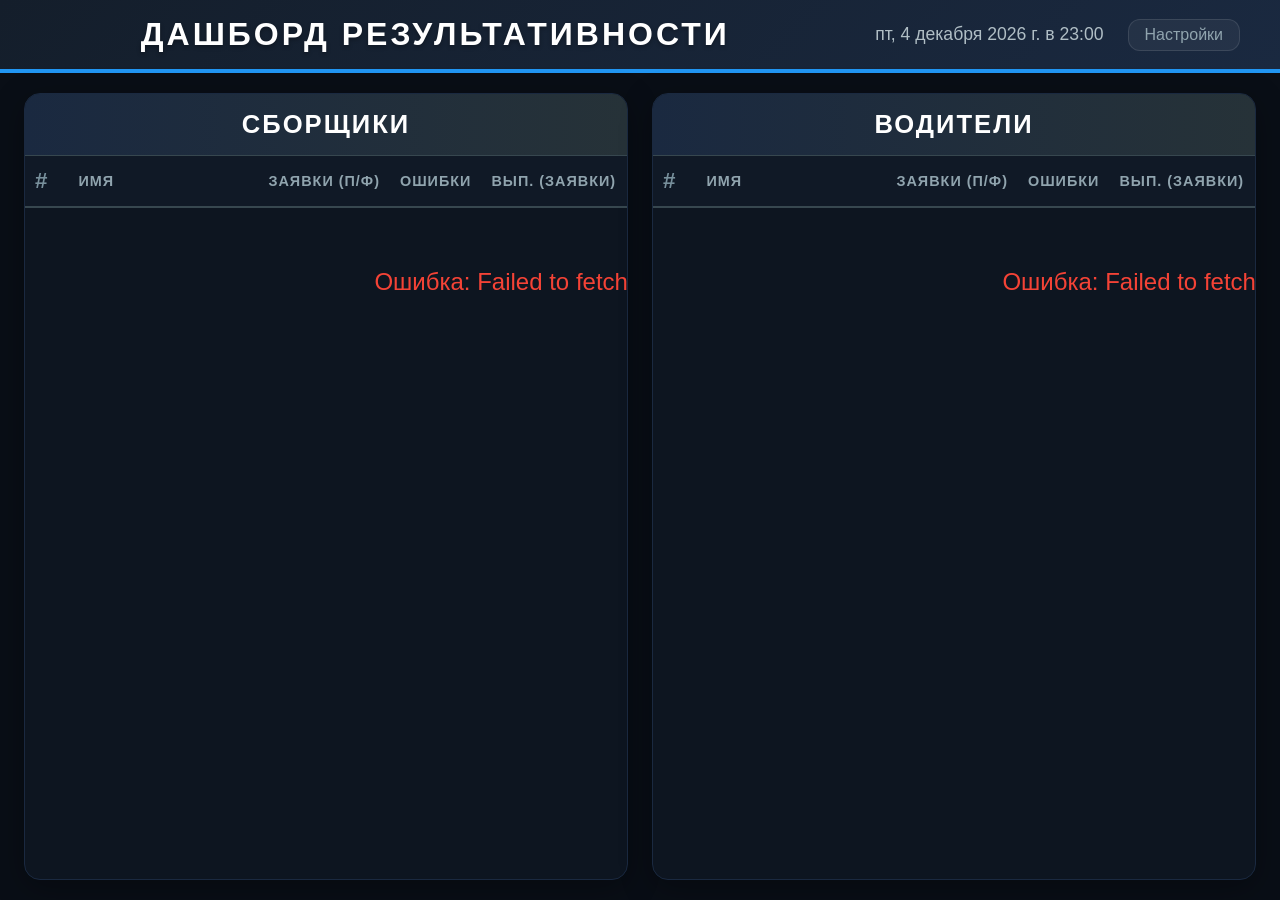
<file: index.html>
<!DOCTYPE html>
<html lang="ru">
<head>
    <meta charset="UTF-8">
    <meta name="viewport" content="width=device-width, initial-scale=1.0">
    <title>Дашборд</title>
    <link rel="icon" type="image/png" href="fruit_vegetable_pumpkin_1812.png">
    <link rel="stylesheet" href="style.css">
</head>
<body class="theme-1">
    <header>
        <div class="header-left">
            <h1>ДАШБОРД РЕЗУЛЬТАТИВНОСТИ</h1>
        </div>
        <div class="header-info">
            <span id="current-date"></span>
            <span class="timer">Обновление: <span id="countdown">60</span>с</span>
            <button class="settings-btn" onclick="openSettings()">Настройки</button>
        </div>
    </header>

    <div class="settings-warning" id="settings-warning" hidden></div>

    <main>
        <div class="column">
            <h2>СБОРЩИКИ</h2>
            <table id="table-collectors">
                <thead>
                    <tr>
                        <th class="rank">#</th>
                        <th class="name-col">Имя</th>
                        <th>Заявки (П/Ф)</th>
                        <th>Ошибки</th>
                        <th class="bar-col">Вып. (Заявки)</th>
                        <th>Кол-во (П/Ф)</th>
                        <th class="bar-col">Вып. (Кол-во)</th>
                        <th>Наим.</th>
                    </tr>
                </thead>
                <tbody></tbody>
            </table>
        </div>
        <div class="column">
            <h2>ВОДИТЕЛИ</h2>
            <table id="table-drivers">
                <thead>
                    <tr>
                        <th class="rank">#</th>
                        <th class="name-col">Имя</th>
                        <th>Заявки (П/Ф)</th>
                        <th>Ошибки</th>
                        <th class="bar-col">Вып. (Заявки)</th>
                        <th>Кол-во (П/Ф)</th>
                        <th class="bar-col">Вып. (Кол-во)</th>
                        <th>Наим.</th>
                    </tr>
                </thead>
                <tbody></tbody>
            </table>
        </div>
    </main>

    <!-- Settings Modal -->
    <div class="modal-overlay" id="settings-modal">
        <div class="modal">
            <h3>Настройки</h3>
            <label for="refresh-input">Интервал обновления (секунды)</label>
            <input type="number" id="refresh-input" min="10" max="600" value="60">
            <div class="form-group">
                <label>ID Google таблицы</label>
                <input type="text" id="sheet-input">
            </div>
            <div class="form-group">
                <label>Лист дашборда</label>
                <input type="text" id="dashboard-sheet-input" value="dashport">
            </div>
            <div class="form-group">
                <label>Лист ручных настроек</label>
                <input type="text" id="settings-sheet-input" value="Настройки">
            </div>
            <div class="settings-help">
                Люди без строки в ручных настройках показываются только с фактическими показателями, без плана.
            </div>
            <div class="form-group checkbox-group">
                <label class="checkbox-label">
                    <input type="checkbox" id="show-products-input">
                    Показывать колонку "Наименования"
                </label>
            </div>

            <div class="modal-actions">
                <button class="btn-cancel" onclick="closeSettings()">Отмена</button>
                <button class="btn-save" onclick="saveSettings()">Сохранить</button>
            </div>
        </div>
    </div>

    <script src="app.js"></script>
</body>
</html>
</file>
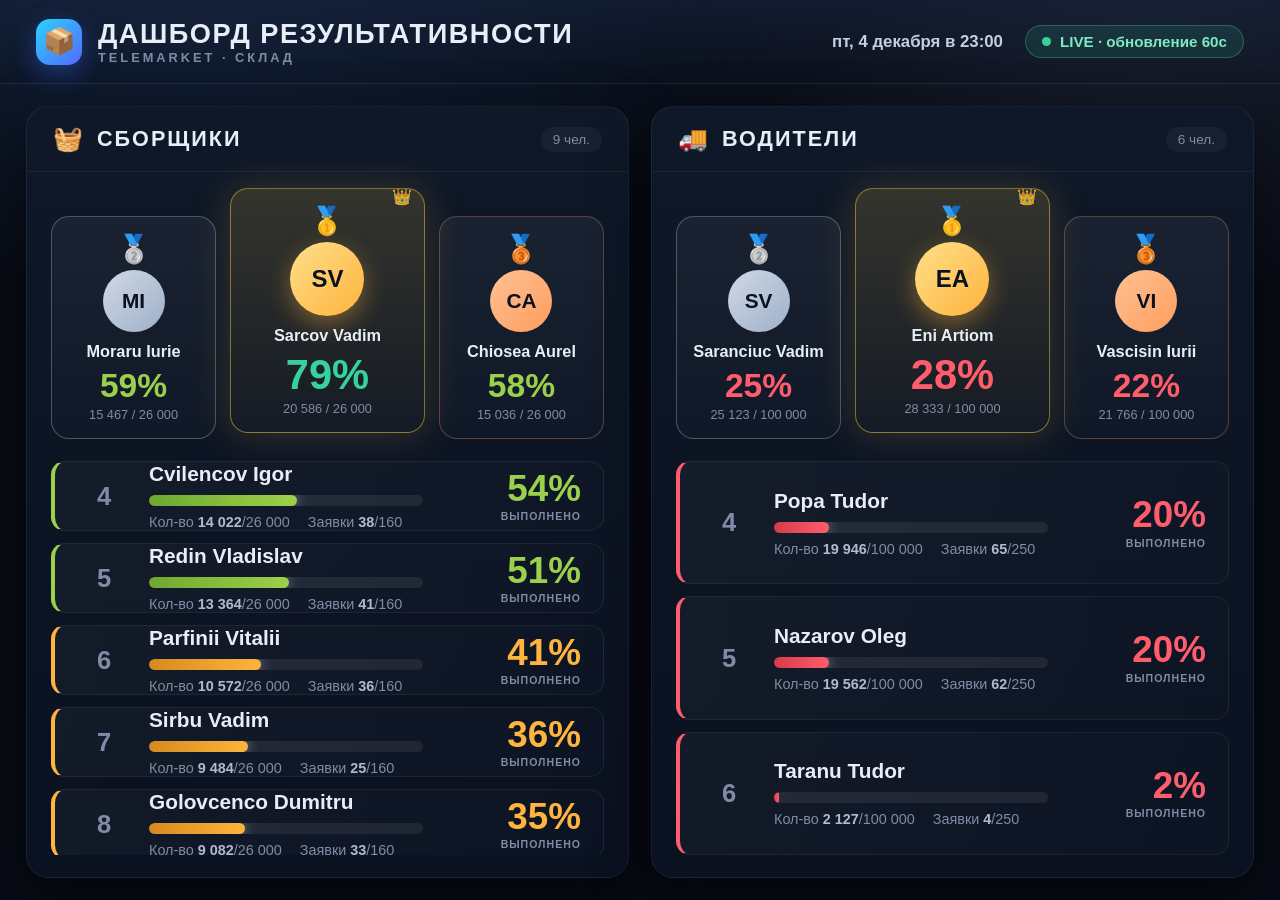
<file: prototype.html>
<!DOCTYPE html>
<html lang="ru">
<head>
<meta charset="UTF-8">
<meta name="viewport" content="width=device-width, initial-scale=1.0">
<title>Дашборд — прототип</title>
<style>
:root{
  --bg0:#070b14; --bg1:#0c1322; --panel:#0f1828; --panel2:#13203a;
  --line:rgba(255,255,255,.06); --txt:#e8eef7; --muted:#7e8ca5;
  --gold:#ffd24a; --silver:#cdd6e2; --bronze:#ff9d5c;
  --ok:#37d29b; --good:#9bd14a; --warn:#ffb43d; --bad:#ff5d6c;
}
*{margin:0;padding:0;box-sizing:border-box}
html,body{height:100vh;overflow:hidden;font-family:'Segoe UI',Tahoma,sans-serif;
  color:var(--txt);
  background:radial-gradient(1200px 700px at 15% -10%,#152744 0%,transparent 55%),
             radial-gradient(1000px 600px at 90% 0%,#1a2030 0%,transparent 50%),
             var(--bg0);}
body{display:flex;flex-direction:column}

/* HEADER */
header{display:flex;align-items:center;justify-content:space-between;
  padding:18px 36px;flex-shrink:0;
  background:linear-gradient(180deg,rgba(20,32,56,.65),rgba(10,16,28,.2));
  border-bottom:1px solid var(--line)}
.brand{display:flex;align-items:center;gap:16px}
.brand .mark{width:46px;height:46px;border-radius:14px;
  background:linear-gradient(135deg,#2bd3ff,#5468ff);
  display:flex;align-items:center;justify-content:center;font-size:26px;
  box-shadow:0 8px 24px rgba(54,108,255,.4)}
.brand h1{font-size:1.7rem;font-weight:800;letter-spacing:1.5px}
.brand .sub{font-size:.8rem;color:var(--muted);letter-spacing:3px;font-weight:600}
.hinfo{display:flex;align-items:center;gap:22px;color:var(--muted)}
.hinfo .date{font-size:1.05rem;font-weight:600;color:#c4cfde}
.live{display:flex;align-items:center;gap:9px;font-size:.95rem;font-weight:700;
  padding:7px 16px;border-radius:999px;background:rgba(55,210,155,.12);
  border:1px solid rgba(55,210,155,.35);color:#7fe9c4}
.live .dot{width:9px;height:9px;border-radius:50%;background:var(--ok);
  box-shadow:0 0 0 0 rgba(55,210,155,.6);animation:pulse 2s infinite}
@keyframes pulse{0%{box-shadow:0 0 0 0 rgba(55,210,155,.55)}70%{box-shadow:0 0 0 10px rgba(55,210,155,0)}100%{box-shadow:0 0 0 0 rgba(55,210,155,0)}}

/* LAYOUT */
main{flex:1;display:flex;gap:22px;padding:22px 26px;min-height:0}
.panel{flex:1;display:flex;flex-direction:column;min-width:0;
  background:linear-gradient(180deg,var(--panel),#0a1120);
  border:1px solid var(--line);border-radius:22px;overflow:hidden;
  box-shadow:0 20px 60px rgba(0,0,0,.45)}
.panel-head{display:flex;align-items:center;gap:14px;padding:18px 26px;flex-shrink:0;
  border-bottom:1px solid var(--line)}
.panel-head .ic{font-size:1.5rem}
.panel-head h2{font-size:1.35rem;font-weight:800;letter-spacing:2px}
.panel-head .count{margin-left:auto;font-size:.85rem;color:var(--muted);
  background:rgba(255,255,255,.04);padding:5px 12px;border-radius:999px}
.panel-body{flex:1;display:flex;flex-direction:column;min-height:0;padding:22px 24px;gap:22px}

/* PODIUM */
.podium{display:grid;grid-template-columns:1fr 1.18fr 1fr;gap:14px;align-items:end;flex-shrink:0}
.pod{position:relative;border-radius:18px;padding:18px 14px 16px;text-align:center;
  background:linear-gradient(180deg,rgba(255,255,255,.05),rgba(255,255,255,.015));
  border:1px solid var(--line);overflow:hidden}
.pod .medal{font-size:1.7rem;line-height:1}
.pod .ava{width:62px;height:62px;margin:8px auto 10px;border-radius:50%;
  display:flex;align-items:center;justify-content:center;font-weight:800;font-size:1.3rem;
  color:#0a1120;background:linear-gradient(135deg,#cfd8e6,#9fb0c8)}
.pod .nm{font-weight:700;font-size:1.02rem;white-space:nowrap;overflow:hidden;text-overflow:ellipsis}
.pod .big{font-size:2.1rem;font-weight:900;margin-top:6px;font-variant-numeric:tabular-nums}
.pod .small{font-size:.8rem;color:var(--muted);margin-top:2px}
.pod.p1{transform:translateY(-6px);
  background:linear-gradient(180deg,rgba(255,210,74,.16),rgba(255,210,74,.03));
  border-color:rgba(255,210,74,.45);box-shadow:0 0 40px rgba(255,210,74,.18)}
.pod.p1 .ava{width:74px;height:74px;font-size:1.5rem;
  background:linear-gradient(135deg,#ffe08a,#ffb33d);box-shadow:0 8px 24px rgba(255,180,60,.4)}
.pod.p1 .big{font-size:2.6rem}
.pod.p2{border-color:rgba(205,214,226,.3)}
.pod.p3 .ava{background:linear-gradient(135deg,#ffc196,#ff9d5c)}
.pod.p3{border-color:rgba(255,157,92,.3)}
.pod .crown{position:absolute;top:-2px;right:12px;font-size:1rem;opacity:.8}

/* LIST */
.list{flex:1;display:flex;flex-direction:column;gap:12px;overflow:hidden}
.row{flex:1 1 0;display:grid;grid-template-columns:54px 1fr 140px;align-items:center;gap:18px;
  padding:0 22px;border-radius:14px;
  background:linear-gradient(90deg,rgba(255,255,255,.035),rgba(255,255,255,.01));
  border:1px solid var(--line);border-left:4px solid var(--bl,#33415c);
  animation:slidein .5s ease both}
@keyframes slidein{from{opacity:0;transform:translateY(8px)}to{opacity:1;transform:none}}
.row .rk{font-size:1.6rem;font-weight:900;color:var(--muted);text-align:center}
.row .mid{min-width:0}
.row .name{font-weight:700;font-size:1.3rem;white-space:nowrap;overflow:hidden;text-overflow:ellipsis}
.row .bar{margin-top:9px;height:11px;border-radius:6px;background:rgba(255,255,255,.07);overflow:hidden}
.row .fill{height:100%;border-radius:6px;transition:width 1s cubic-bezier(.4,0,.2,1)}
.row .meta{font-size:.9rem;color:var(--muted);margin-top:8px;display:flex;gap:18px}
.row .meta b{color:#aebbcf;font-weight:700}
.row .pct{text-align:right;font-size:2.3rem;font-weight:900;font-variant-numeric:tabular-nums;line-height:1}
.row .pct small{display:block;font-size:.66rem;color:var(--muted);font-weight:600;letter-spacing:1px;margin-top:4px}

/* status colors */
.s-ok{--bl:var(--ok)}   .c-ok{color:var(--ok)}   .f-ok{background:linear-gradient(90deg,#1fa97a,var(--ok))}
.s-good{--bl:var(--good)}.c-good{color:var(--good)}.f-good{background:linear-gradient(90deg,#6fa830,var(--good))}
.s-warn{--bl:var(--warn)}.c-warn{color:var(--warn)}.f-warn{background:linear-gradient(90deg,#d68a1e,var(--warn))}
.s-bad{--bl:var(--bad)} .c-bad{color:var(--bad)} .f-bad{background:linear-gradient(90deg,#d63b4a,var(--bad))}
.f-ok,.f-good,.f-warn,.f-bad{box-shadow:0 0 14px -2px currentColor}
</style>
</head>
<body>
<header>
  <div class="brand">
    <div class="mark">📦</div>
    <div>
      <h1>ДАШБОРД РЕЗУЛЬТАТИВНОСТИ</h1>
      <div class="sub">TELEMARKET · СКЛАД</div>
    </div>
  </div>
  <div class="hinfo">
    <span class="date" id="date"></span>
    <span class="live"><span class="dot"></span>LIVE · обновление 60с</span>
  </div>
</header>

<main>
  <section class="panel" id="panel-collectors">
    <div class="panel-head"><span class="ic">🧺</span><h2>СБОРЩИКИ</h2><span class="count"></span></div>
    <div class="panel-body"></div>
  </section>
  <section class="panel" id="panel-drivers">
    <div class="panel-head"><span class="ic">🚚</span><h2>ВОДИТЕЛИ</h2><span class="count"></span></div>
    <div class="panel-body"></div>
  </section>
</main>

<script>
// --- данные со скриншота: name, planOrders/factOrders, planQty/factQty ---
var collectors = [
  ['Sarcov Vadim',160,40,26000,20586],
  ['Moraru Iurie',160,44,26000,15467],
  ['Chiosea Aurel',160,46,26000,15036],
  ['Cvilencov Igor',160,38,26000,14022],
  ['Redin Vladislav',160,41,26000,13364],
  ['Parfinii Vitalii',160,36,26000,10572],
  ['Golovcenco Dumitru',160,33,26000,9082],
  ['Sirbu Vadim',160,25,26000,9484],
  ['Iunac Nikolae',160,26,26000,8457],
];
var drivers = [
  ['Eni Artiom',250,63,100000,28333],
  ['Vascisin Iurii',250,62,100000,21766],
  ['Popa Tudor',250,65,100000,19946],
  ['Saranciuc Vadim',250,52,100000,25123],
  ['Nazarov Oleg',250,62,100000,19562],
  ['Taranu Tudor',250,4,100000,2127],
];

function fmt(n){return n.toString().replace(/\B(?=(\d{3})+(?!\d))/g,' ');}
function initials(name){return name.split(' ').map(function(w){return w[0];}).slice(0,2).join('').toUpperCase();}
function status(p){return p>=75?'ok':p>=50?'good':p>=30?'warn':'bad';}

function build(arr){
  return arr.map(function(r){
    var qtyPct=Math.round(r[4]/r[3]*100);
    return {name:r[0],planO:r[1],factO:r[2],planQ:r[3],factQ:r[4],pct:qtyPct,st:status(qtyPct)};
  }).sort(function(a,b){return b.pct-a.pct;});
}

function podium(p,rank){
  var medal=rank===1?'🥇':rank===2?'🥈':'🥉';
  var crown=rank===1?'<span class="crown">👑</span>':'';
  return '<div class="pod p'+rank+'">'+crown+
    '<div class="medal">'+medal+'</div>'+
    '<div class="ava">'+initials(p.name)+'</div>'+
    '<div class="nm">'+p.name+'</div>'+
    '<div class="big c-'+p.st+'">'+p.pct+'%</div>'+
    '<div class="small">'+fmt(p.factQ)+' / '+fmt(p.planQ)+'</div>'+
  '</div>';
}

function listRow(p,rank){
  var w=Math.min(p.pct,100);
  return '<div class="row s-'+p.st+'">'+
    '<div class="rk">'+rank+'</div>'+
    '<div class="mid">'+
      '<div class="name">'+p.name+'</div>'+
      '<div class="bar"><div class="fill f-'+p.st+'" style="width:'+w+'%"></div></div>'+
      '<div class="meta"><span>Кол-во <b>'+fmt(p.factQ)+'</b>/'+fmt(p.planQ)+'</span>'+
        '<span>Заявки <b>'+p.factO+'</b>/'+p.planO+'</span></div>'+
    '</div>'+
    '<div class="pct c-'+p.st+'">'+p.pct+'%<small>ВЫПОЛНЕНО</small></div>'+
  '</div>';
}

function render(panelId,arr){
  var people=build(arr);
  var panel=document.getElementById(panelId);
  panel.querySelector('.count').textContent=people.length+' чел.';
  var top=people.slice(0,3), rest=people.slice(3);
  // порядок пьедестала: 2 - 1 - 3
  var podHtml='';
  if(top[1])podHtml+=podium(top[1],2);
  if(top[0])podHtml+=podium(top[0],1);
  if(top[2])podHtml+=podium(top[2],3);
  var restHtml=rest.map(function(p,i){return listRow(p,i+4);}).join('');
  panel.querySelector('.panel-body').innerHTML=
    '<div class="podium">'+podHtml+'</div>'+
    '<div class="list">'+restHtml+'</div>';
}

render('panel-collectors',collectors);
render('panel-drivers',drivers);

document.getElementById('date').textContent=new Date().toLocaleDateString('ru-RU',
  {weekday:'short',day:'numeric',month:'long',hour:'2-digit',minute:'2-digit'});
</script>
</body>
</html>
</file>
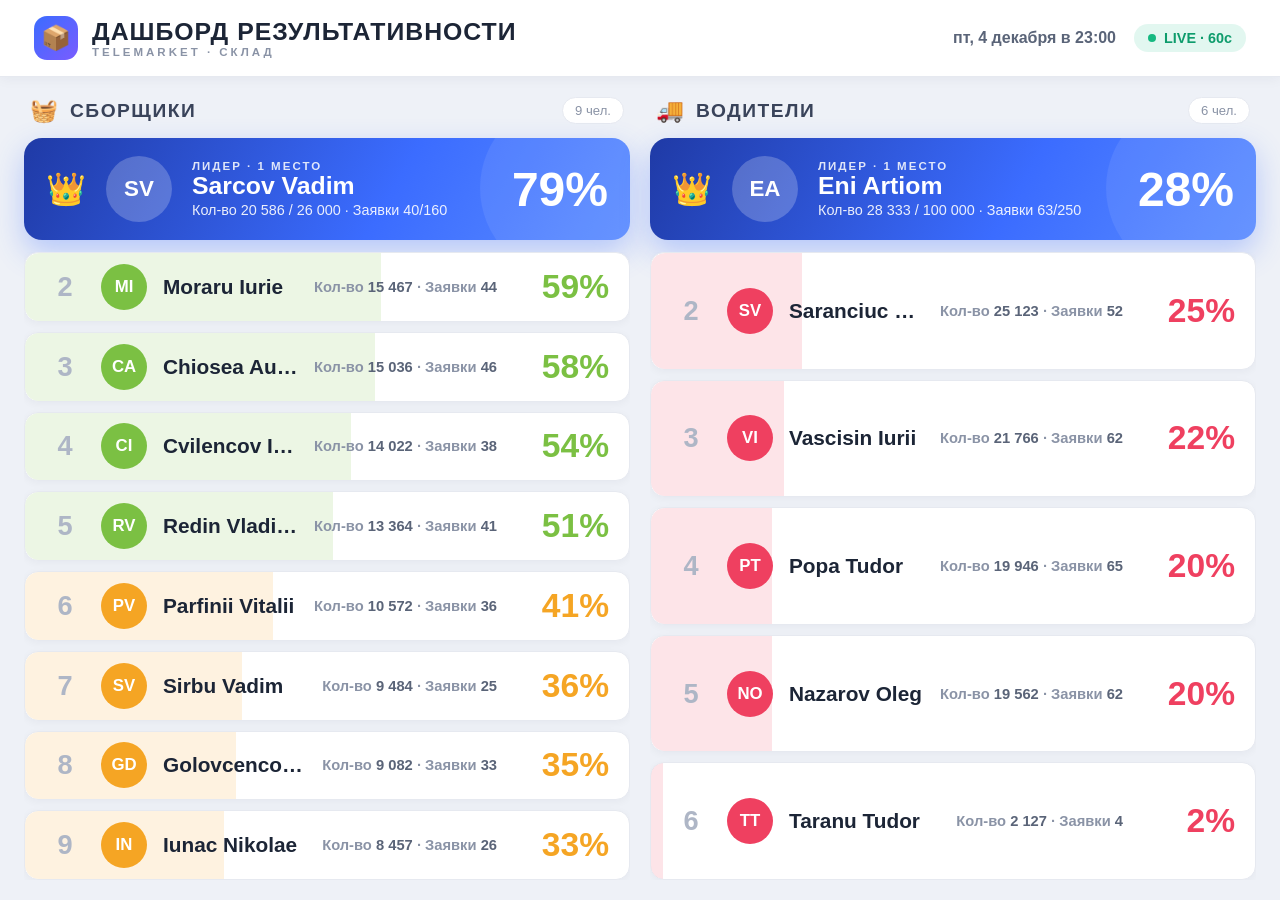
<file: prototype2.html>
<!DOCTYPE html>
<html lang="ru">
<head>
<meta charset="UTF-8">
<meta name="viewport" content="width=device-width, initial-scale=1.0">
<title>Дашборд — вариант 2</title>
<style>
:root{
  --bg:#eef1f7; --card:#ffffff; --ink:#1c2536; --muted:#8a93a6; --line:#e6e9f0;
  --accent:#3b6cff;
  --ok:#16b981; --good:#7bc043; --warn:#f5a524; --bad:#ef4060;
}
*{margin:0;padding:0;box-sizing:border-box}
html,body{height:100vh;overflow:hidden;font-family:'Segoe UI',Tahoma,sans-serif;color:var(--ink);
  background:var(--bg)}
body{display:flex;flex-direction:column}

/* HEADER */
header{display:flex;align-items:center;justify-content:space-between;padding:16px 34px;flex-shrink:0;
  background:var(--card);border-bottom:1px solid var(--line);box-shadow:0 2px 12px rgba(20,30,60,.05)}
.brand{display:flex;align-items:center;gap:14px}
.brand .mark{width:44px;height:44px;border-radius:13px;background:linear-gradient(135deg,#3b6cff,#7a5cff);
  display:flex;align-items:center;justify-content:center;font-size:24px}
.brand h1{font-size:1.55rem;font-weight:800;letter-spacing:1px}
.brand .sub{font-size:.72rem;color:var(--muted);letter-spacing:3px;font-weight:700}
.hinfo{display:flex;align-items:center;gap:18px;color:var(--muted)}
.hinfo .date{font-size:1rem;font-weight:600;color:#5a6478}
.live{display:flex;align-items:center;gap:8px;font-size:.9rem;font-weight:700;padding:6px 14px;border-radius:999px;
  background:rgba(22,185,129,.12);color:#0e9c6c}
.live .dot{width:8px;height:8px;border-radius:50%;background:var(--ok);animation:pulse 2s infinite}
@keyframes pulse{0%{box-shadow:0 0 0 0 rgba(22,185,129,.5)}70%{box-shadow:0 0 0 9px rgba(22,185,129,0)}100%{box-shadow:0 0 0 0 rgba(22,185,129,0)}}

/* LAYOUT */
main{flex:1;display:flex;gap:20px;padding:20px 24px;min-height:0}
.panel{flex:1;display:flex;flex-direction:column;min-width:0}
.panel-head{display:flex;align-items:center;gap:12px;padding:0 6px 14px;flex-shrink:0}
.panel-head .ic{font-size:1.4rem}
.panel-head h2{font-size:1.2rem;font-weight:800;letter-spacing:1.5px;color:#39435a}
.panel-head .count{margin-left:auto;font-size:.82rem;color:var(--muted);background:var(--card);
  padding:5px 12px;border-radius:999px;border:1px solid var(--line)}
.panel-body{flex:1;display:flex;flex-direction:column;min-height:0;gap:12px}

/* LEADER HERO */
.hero{flex-shrink:0;display:flex;align-items:center;gap:20px;padding:18px 22px;border-radius:18px;
  color:#fff;background:linear-gradient(120deg,#1f3aa6,#3b6cff 60%,#5a8bff);
  box-shadow:0 12px 30px rgba(59,108,255,.32);position:relative;overflow:hidden}
.hero::after{content:'';position:absolute;right:-30px;top:-40px;width:180px;height:180px;border-radius:50%;
  background:rgba(255,255,255,.08)}
.hero .crown{font-size:2rem}
.hero .ava{width:66px;height:66px;border-radius:50%;background:rgba(255,255,255,.22);
  display:flex;align-items:center;justify-content:center;font-weight:800;font-size:1.4rem;flex-shrink:0}
.hero .info{min-width:0}
.hero .lead-label{font-size:.72rem;letter-spacing:2px;opacity:.85;font-weight:700}
.hero .lead-name{font-size:1.55rem;font-weight:800;white-space:nowrap;overflow:hidden;text-overflow:ellipsis}
.hero .lead-sub{font-size:.9rem;opacity:.9;margin-top:2px}
.hero .lead-pct{margin-left:auto;font-size:3rem;font-weight:900;font-variant-numeric:tabular-nums;z-index:1}

/* RACE ROWS */
.list{flex:1;display:flex;flex-direction:column;gap:10px;overflow:hidden}
.row{flex:1 1 0;position:relative;display:flex;align-items:center;gap:16px;padding:0 20px;
  background:var(--card);border:1px solid var(--line);border-radius:14px;overflow:hidden;
  box-shadow:0 2px 8px rgba(20,30,60,.04);animation:slidein .5s ease both}
@keyframes slidein{from{opacity:0;transform:translateX(10px)}to{opacity:1;transform:none}}
.row .fillbg{position:absolute;left:0;top:0;bottom:0;border-radius:14px 0 0 14px;opacity:.14;
  transition:width 1s cubic-bezier(.4,0,.2,1)}
.row .rk{position:relative;z-index:1;width:40px;text-align:center;font-size:1.7rem;font-weight:900;color:#aeb6c6}
.row .ava{position:relative;z-index:1;width:46px;height:46px;border-radius:50%;flex-shrink:0;
  display:flex;align-items:center;justify-content:center;font-weight:800;font-size:1.05rem;color:#fff}
.row .nm{position:relative;z-index:1;flex:1;min-width:0;font-size:1.3rem;font-weight:700;
  white-space:nowrap;overflow:hidden;text-overflow:ellipsis}
.row .sub{position:relative;z-index:1;font-size:.92rem;color:var(--muted);font-weight:600;white-space:nowrap}
.row .sub b{color:#5a6478}
.row .pct{position:relative;z-index:1;width:96px;text-align:right;font-size:2.1rem;font-weight:900;
  font-variant-numeric:tabular-nums}

.b-ok{background:var(--ok)}    .t-ok{color:var(--ok)}
.b-good{background:var(--good)}.t-good{color:var(--good)}
.b-warn{background:var(--warn)}.t-warn{color:var(--warn)}
.b-bad{background:var(--bad)}  .t-bad{color:var(--bad)}
</style>
</head>
<body>
<header>
  <div class="brand">
    <div class="mark">📦</div>
    <div><h1>ДАШБОРД РЕЗУЛЬТАТИВНОСТИ</h1><div class="sub">TELEMARKET · СКЛАД</div></div>
  </div>
  <div class="hinfo">
    <span class="date" id="date"></span>
    <span class="live"><span class="dot"></span>LIVE · 60с</span>
  </div>
</header>

<main>
  <section class="panel" id="panel-collectors">
    <div class="panel-head"><span class="ic">🧺</span><h2>СБОРЩИКИ</h2><span class="count"></span></div>
    <div class="panel-body"></div>
  </section>
  <section class="panel" id="panel-drivers">
    <div class="panel-head"><span class="ic">🚚</span><h2>ВОДИТЕЛИ</h2><span class="count"></span></div>
    <div class="panel-body"></div>
  </section>
</main>

<script>
var collectors=[
  ['Sarcov Vadim',160,40,26000,20586],['Moraru Iurie',160,44,26000,15467],
  ['Chiosea Aurel',160,46,26000,15036],['Cvilencov Igor',160,38,26000,14022],
  ['Redin Vladislav',160,41,26000,13364],['Parfinii Vitalii',160,36,26000,10572],
  ['Golovcenco Dumitru',160,33,26000,9082],['Sirbu Vadim',160,25,26000,9484],
  ['Iunac Nikolae',160,26,26000,8457],
];
var drivers=[
  ['Eni Artiom',250,63,100000,28333],['Vascisin Iurii',250,62,100000,21766],
  ['Popa Tudor',250,65,100000,19946],['Saranciuc Vadim',250,52,100000,25123],
  ['Nazarov Oleg',250,62,100000,19562],['Taranu Tudor',250,4,100000,2127],
];
function fmt(n){return n.toString().replace(/\B(?=(\d{3})+(?!\d))/g,' ');}
function initials(n){return n.split(' ').map(function(w){return w[0];}).slice(0,2).join('').toUpperCase();}
function status(p){return p>=75?'ok':p>=50?'good':p>=30?'warn':'bad';}
function build(a){return a.map(function(r){var q=Math.round(r[4]/r[3]*100);
  return{name:r[0],planO:r[1],factO:r[2],planQ:r[3],factQ:r[4],pct:q,st:status(q)};})
  .sort(function(x,y){return y.pct-x.pct;});}

function hero(p){
  return '<div class="hero"><span class="crown">👑</span>'+
    '<div class="ava">'+initials(p.name)+'</div>'+
    '<div class="info"><div class="lead-label">ЛИДЕР · 1 МЕСТО</div>'+
      '<div class="lead-name">'+p.name+'</div>'+
      '<div class="lead-sub">Кол-во '+fmt(p.factQ)+' / '+fmt(p.planQ)+'  ·  Заявки '+p.factO+'/'+p.planO+'</div></div>'+
    '<div class="lead-pct">'+p.pct+'%</div></div>';
}
function row(p,rank){
  var w=Math.min(p.pct,100);
  return '<div class="row">'+
    '<div class="fillbg b-'+p.st+'" style="width:'+w+'%"></div>'+
    '<div class="rk">'+rank+'</div>'+
    '<div class="ava b-'+p.st+'">'+initials(p.name)+'</div>'+
    '<div class="nm">'+p.name+'</div>'+
    '<div class="sub">Кол-во <b>'+fmt(p.factQ)+'</b> · Заявки <b>'+p.factO+'</b></div>'+
    '<div class="pct t-'+p.st+'">'+p.pct+'%</div></div>';
}
function render(id,arr){
  var ppl=build(arr),panel=document.getElementById(id);
  panel.querySelector('.count').textContent=ppl.length+' чел.';
  var rest=ppl.slice(1).map(function(p,i){return row(p,i+2);}).join('');
  panel.querySelector('.panel-body').innerHTML=hero(ppl[0])+'<div class="list">'+rest+'</div>';
}
render('panel-collectors',collectors);
render('panel-drivers',drivers);
document.getElementById('date').textContent=new Date().toLocaleDateString('ru-RU',
  {weekday:'short',day:'numeric',month:'long',hour:'2-digit',minute:'2-digit'});
</script>
</body>
</html>
</file>
<file: style.css>
* {
    margin: 0;
    padding: 0;
    box-sizing: border-box;
}

html, body {
    height: 100vh;
    overflow: hidden;
    font-family: 'Segoe UI', Tahoma, Geneva, Verdana, sans-serif;
    background: #0d1520;
    color: #e0e6ed;
}

body {
    display: flex;
    flex-direction: column;
}

header {
    background: linear-gradient(135deg, #141e2b, #1a2940);
    padding: 16px 40px;
    display: flex;
    justify-content: space-between;
    align-items: center;
    border-bottom: 4px solid #2196F3;
    flex-shrink: 0;
    box-shadow: 0 4px 20px rgba(0,0,0,0.4);
}

.header-left {
    display: flex;
    align-items: center;
    gap: 20px;
}

.logo {
    height: 50px;
    width: auto;
    object-fit: contain;
}

header h1 {
    font-size: 2rem;
    font-weight: 900;
    color: #fff;
    letter-spacing: 3px;
    text-shadow: 0 2px 4px rgba(0,0,0,0.3);
}

.header-info {
    display: flex;
    gap: 24px;
    align-items: center;
    font-size: 1.1rem;
    color: #b0bec5;
}

.timer {
    display: none !important;
}

.settings-btn {
    background: rgba(255, 255, 255, 0.05);
    border: 1px solid rgba(255, 255, 255, 0.1);
    color: #90a4ae;
    padding: 6px 16px;
    border-radius: 12px;
    cursor: pointer;
    font-size: 1rem;
    transition: all 0.2s;
}

.settings-btn:hover {
    background: rgba(255, 255, 255, 0.12);
    color: #fff;
    border-color: rgba(255, 255, 255, 0.3);
}

/* Settings modal */
.modal-overlay {
    display: none;
    position: fixed;
    inset: 0;
    background: rgba(0,0,0,0.8);
    z-index: 1000;
    align-items: center;
    justify-content: center;
    backdrop-filter: blur(4px);
}

.modal-overlay.open {
    display: flex;
}

.modal {
    background: #1a2940;
    border-radius: 8px;
    padding: 32px 40px;
    width: min(760px, calc(100vw - 40px));
    max-height: calc(100vh - 48px);
    overflow: auto;
    border: 1px solid #37474f;
    box-shadow: 0 20px 50px rgba(0,0,0,0.5);
}

.modal h3 {
    color: #fff;
    margin-bottom: 24px;
    font-size: 1.5rem;
    text-align: center;
}

.modal label {
    display: block;
    color: #b0bec5;
    font-size: 1rem;
    margin-bottom: 8px;
    font-weight: 500;
}

.modal input {
    width: 100%;
    padding: 12px 16px;
    background: #0d1520;
    border: 2px solid #2a3f55;
    border-radius: 10px;
    color: #fff;
    font-size: 1.1rem;
    margin-bottom: 20px;
    outline: none;
    transition: border-color 0.2s;
}

.checkbox-label {
    display: flex !important;
    align-items: center;
    gap: 10px;
    cursor: pointer;
}

.checkbox-label input {
    width: auto;
    margin: 0;
}

.settings-help {
    color: #b0bec5;
    background: rgba(255, 255, 255, 0.04);
    border: 1px solid #2a3f55;
    border-radius: 8px;
    padding: 12px 14px;
    line-height: 1.4;
    margin-bottom: 18px;
}

.modal input:focus {
    border-color: #2196F3;
}

.modal-actions {
    display: flex;
    gap: 16px;
    justify-content: stretch;
    margin-top: 12px;
}

.modal-actions button {
    flex: 1;
    padding: 12px;
    border-radius: 10px;
    border: none;
    cursor: pointer;
    font-size: 1.1rem;
    font-weight: 600;
    transition: opacity 0.2s;
}

.modal-actions button:hover {
    opacity: 0.9;
}

.btn-save {
    background: #2196F3;
    color: #fff;
}

.btn-cancel {
    background: rgba(255,255,255,0.1);
    color: #cfd8dc;
}

main {
    flex: 1;
    display: flex;
    gap: 24px;
    padding: 20px 24px;
    min-height: 0;
    background: #090e16;
}

.column {
    flex: 1;
    display: flex;
    flex-direction: column;
    min-width: 0;
    background: #0d1520;
    border-radius: 16px;
    border: 1px solid #1a2940;
    box-shadow: 0 8px 32px rgba(0,0,0,0.3);
    overflow: hidden;
}

.column h2 {
    font-size: 1.6rem;
    margin: 0;
    padding: 16px 24px;
    background: linear-gradient(90deg, #1a2940, #263238);
    letter-spacing: 2px;
    color: #fff;
    flex-shrink: 0;
    border-bottom: 1px solid #37474f;
    text-align: center;
    font-weight: 900;
}

table {
    width: 100%;
    border-collapse: collapse;
    font-size: 1.2rem;
}

thead {
    position: sticky;
    top: 0;
    z-index: 10;
}

thead th {
    background: #101926;
    color: #90a4ae;
    padding: 12px 10px;
    text-align: center;
    font-size: 0.9rem;
    text-transform: uppercase;
    letter-spacing: 1px;
    border-bottom: 2px solid #37474f;
    white-space: nowrap;
}

thead th.name-col {
    text-align: left;
    padding-left: 20px;
}

tbody tr {
    border-bottom: 1px solid rgba(255, 255, 255, 0.03);
}

tbody tr:nth-child(even) {
    background: rgba(255, 255, 255, 0.015);
}

tbody tr:last-child {
    border-bottom: none;
}

tbody tr:hover {
    background: rgba(33, 150, 243, 0.1);
}

tbody td {
    padding: 14px 10px;
    white-space: nowrap;
    text-align: center;
    vertical-align: middle;
}

.rank {
    width: 60px;
    text-align: center;
    color: #78909c;
    font-weight: 900;
    font-size: 1.4rem;
}

.name-col {
    min-width: 200px;
}

td.name-cell {
    font-weight: 700;
    color: #fff;
    text-align: left;
    padding-left: 20px;
    font-size: 1.3rem;
}

td.num {
    text-align: center;
    font-variant-numeric: tabular-nums;
    font-weight: 800;
    font-size: 1.4rem;
}

td.num strong {
    color: #fff;
    font-size: 1.5rem;
}

.bar-col {
    width: 180px;
    padding-right: 15px;
}

.mini-bar {
    display: flex;
    flex-direction: column;
    align-items: center;
    gap: 4px;
}

.mini-bar-bg {
    width: 100%;
    height: 12px;
    background: rgba(255, 255, 255, 0.05);
    border-radius: 6px;
    overflow: hidden;
    border: 1px solid rgba(255,255,255,0.1);
}

.mini-bar-fill {
    height: 100%;
    border-radius: 6px;
    transition: width 0.8s cubic-bezier(0.4, 0, 0.2, 1);
}

.mini-bar-label {
    font-size: 1.1rem;
    font-weight: 900;
    text-align: center;
}

/* Medal ranks */
.rank-1 { color: #ffca28; text-shadow: 0 0 10px rgba(255, 202, 40, 0.3); }
.rank-2 { color: #b0bec5; text-shadow: 0 0 10px rgba(176, 190, 197, 0.3); }
.rank-3 { color: #ff8a65; text-shadow: 0 0 10px rgba(255, 138, 101, 0.3); }

/* Performance colors */
.perf-excellent { color: #66bb6a; }
.perf-good { color: #9ccc65; }
.perf-warning { color: #ffa726; }
.perf-danger { color: #ef5350; }

.bar-excellent { background: linear-gradient(90deg, #43a047, #66bb6a); box-shadow: 0 0 10px rgba(76, 175, 80, 0.3); }
.bar-good { background: linear-gradient(90deg, #7cb342, #9ccc65); box-shadow: 0 0 10px rgba(139, 195, 74, 0.3); }
.bar-warning { background: linear-gradient(90deg, #fb8c00, #ffa726); box-shadow: 0 0 10px rgba(255, 152, 0, 0.3); }
.bar-danger { background: linear-gradient(90deg, #e53935, #ef5350); box-shadow: 0 0 10px rgba(244, 67, 54, 0.3); }

/* Update indicator */
.updating .timer {
    background: rgba(76, 175, 80, 0.4);
    border-color: #4caf50;
    color: #fff;
    box-shadow: 0 0 15px rgba(76, 175, 80, 0.4);
}
.timer {
    transition: all 0.3s ease;
}

.settings-warning {
    flex-shrink: 0;
    background: rgba(255, 167, 38, 0.14);
    border-bottom: 1px solid rgba(255, 167, 38, 0.35);
    color: #ffe0b2;
    padding: 10px 40px;
    font-size: 1rem;
    line-height: 1.4;
}

.settings-warning strong {
    color: #fff3e0;
}

/* Scrollbar styling */
::-webkit-scrollbar {
    width: 8px;
}
::-webkit-scrollbar-track {
    background: transparent;
}
::-webkit-scrollbar-thumb {
    background: #2a3f55;
    border-radius: 4px;
}
::-webkit-scrollbar-thumb:hover {
    background: #37474f;
}

/* Loading & error */
.loading-row td, .error-row td {
    text-align: center;
    padding: 60px;
    color: #90a4ae;
    font-size: 1.5rem;
}

.error-row td {
    color: #f44336;
}

/* TV responsive */
@media (min-width: 1920px) {
    header h1 { font-size: 1.8rem; }
    .column h2 { font-size: 1.3rem; }
    table { font-size: 1.05rem; }
    thead th { font-size: 0.85rem; padding: 8px 10px; }
    tbody td { padding: 7px 10px; }
    .mini-bar-label { font-size: 0.95rem; }
}

@media (min-width: 3840px) {
    header h1 { font-size: 2.8rem; }
    header { padding: 16px 50px; }
    .column h2 { font-size: 2rem; padding: 10px 20px; }
    table { font-size: 1.6rem; }
    thead th { font-size: 1.2rem; padding: 10px 16px; }
    tbody td { padding: 12px 16px; }
    main { padding: 20px 30px; gap: 30px; }
    .mini-bar-bg { height: 10px; }
    .mini-bar-label { font-size: 1.4rem; }
}

/* ==========================================================================
   THEME 2 — Тёмное табло с пьедесталом
   ========================================================================== */
body.theme-2 {
    background:
        radial-gradient(1200px 700px at 15% -10%, #152744 0%, transparent 55%),
        radial-gradient(1000px 600px at 90% 0%, #1a2030 0%, transparent 50%),
        #070b14;
    --t2-ok:#37d29b; --t2-good:#9bd14a; --t2-warn:#ffb43d; --t2-bad:#ff5d6c;
    --t2-line: rgba(255,255,255,.06);
    --t2-muted: #7e8ca5;
}
body.theme-2 main { background: transparent; padding: 22px 26px; gap: 22px; }

body.theme-2 .t2-panel {
    flex: 1; display: flex; flex-direction: column; min-width: 0;
    background: linear-gradient(180deg, #0f1828, #0a1120);
    border: 1px solid var(--t2-line); border-radius: 22px; overflow: hidden;
    box-shadow: 0 20px 60px rgba(0,0,0,.45);
}
body.theme-2 .t2-head {
    display: flex; align-items: center; gap: 14px;
    padding: 18px 26px; flex-shrink: 0; border-bottom: 1px solid var(--t2-line);
}
body.theme-2 .t2-head .t2-ic { font-size: 1.5rem; }
body.theme-2 .t2-head h2 { font-size: 1.35rem; font-weight: 800; letter-spacing: 2px; color: #fff; margin: 0; }
body.theme-2 .t2-head .t2-count {
    margin-left: auto; font-size: .85rem; color: var(--t2-muted);
    background: rgba(255,255,255,.04); padding: 5px 12px; border-radius: 999px;
}
body.theme-2 .t2-body {
    flex: 1; display: flex; flex-direction: column; min-height: 0;
    padding: 22px 24px; gap: 22px;
}

body.theme-2 .t2-podium {
    display: grid; grid-template-columns: 1fr 1.18fr 1fr; gap: 14px;
    align-items: end; flex-shrink: 0;
}
body.theme-2 .t2-pod {
    position: relative; border-radius: 18px; padding: 18px 14px 16px; text-align: center;
    background: linear-gradient(180deg, rgba(255,255,255,.05), rgba(255,255,255,.015));
    border: 1px solid var(--t2-line); overflow: hidden;
}
body.theme-2 .t2-pod .t2-medal { font-size: 1.7rem; line-height: 1; }
body.theme-2 .t2-pod .t2-ava {
    width: 62px; height: 62px; margin: 8px auto 10px; border-radius: 50%;
    display: flex; align-items: center; justify-content: center;
    font-weight: 800; font-size: 1.3rem; color: #0a1120;
    background: linear-gradient(135deg, #cfd8e6, #9fb0c8);
}
body.theme-2 .t2-pod .t2-nm {
    font-weight: 700; font-size: 1.02rem; color: #fff;
    white-space: nowrap; overflow: hidden; text-overflow: ellipsis;
}
body.theme-2 .t2-pod .t2-big {
    font-size: 2.1rem; font-weight: 900; margin-top: 6px;
    font-variant-numeric: tabular-nums;
}
body.theme-2 .t2-pod .t2-small { font-size: .8rem; color: var(--t2-muted); margin-top: 2px; }
body.theme-2 .t2-pod.t2-p1 {
    transform: translateY(-6px);
    background: linear-gradient(180deg, rgba(255,210,74,.16), rgba(255,210,74,.03));
    border-color: rgba(255,210,74,.45);
    box-shadow: 0 0 40px rgba(255,210,74,.18);
}
body.theme-2 .t2-pod.t2-p1 .t2-ava {
    width: 74px; height: 74px; font-size: 1.5rem;
    background: linear-gradient(135deg, #ffe08a, #ffb33d);
    box-shadow: 0 8px 24px rgba(255,180,60,.4);
}
body.theme-2 .t2-pod.t2-p1 .t2-big { font-size: 2.6rem; }
body.theme-2 .t2-pod.t2-p2 { border-color: rgba(205,214,226,.3); }
body.theme-2 .t2-pod.t2-p3 .t2-ava { background: linear-gradient(135deg, #ffc196, #ff9d5c); }
body.theme-2 .t2-pod.t2-p3 { border-color: rgba(255,157,92,.3); }
body.theme-2 .t2-pod .t2-crown {
    position: absolute; top: -2px; right: 12px; font-size: 1rem; opacity: .8;
}

body.theme-2 .t2-list {
    flex: 1; display: flex; flex-direction: column; gap: 12px; overflow: hidden;
}
body.theme-2 .t2-row {
    flex: 1 1 0; display: grid; grid-template-columns: 54px 1fr 140px;
    align-items: center; gap: 18px; padding: 0 22px; border-radius: 14px;
    background: linear-gradient(90deg, rgba(255,255,255,.035), rgba(255,255,255,.01));
    border: 1px solid var(--t2-line); border-left: 4px solid var(--t2-bl, #33415c);
    animation: t2-slidein .5s ease both;
}
@keyframes t2-slidein {
    from { opacity: 0; transform: translateY(8px); }
    to   { opacity: 1; transform: none; }
}
body.theme-2 .t2-row .t2-rk { font-size: 1.6rem; font-weight: 900; color: var(--t2-muted); text-align: center; }
body.theme-2 .t2-row .t2-mid { min-width: 0; }
body.theme-2 .t2-row .t2-name {
    font-weight: 700; font-size: 1.3rem; color: #e8eef7;
    white-space: nowrap; overflow: hidden; text-overflow: ellipsis;
}
body.theme-2 .t2-row .t2-bar {
    margin-top: 9px; height: 11px; border-radius: 6px;
    background: rgba(255,255,255,.07); overflow: hidden;
}
body.theme-2 .t2-row .t2-fill {
    height: 100%; border-radius: 6px;
    transition: width 1s cubic-bezier(.4, 0, .2, 1);
}
body.theme-2 .t2-row .t2-meta {
    font-size: .9rem; color: var(--t2-muted); margin-top: 8px;
    display: flex; gap: 18px;
}
body.theme-2 .t2-row .t2-meta b { color: #aebbcf; font-weight: 700; }
body.theme-2 .t2-row .t2-pct {
    text-align: right; font-size: 2.3rem; font-weight: 900;
    font-variant-numeric: tabular-nums; line-height: 1;
}
body.theme-2 .t2-row .t2-pct small {
    display: block; font-size: .66rem; color: var(--t2-muted);
    font-weight: 600; letter-spacing: 1px; margin-top: 4px;
}

body.theme-2 .t2-s-ok   { --t2-bl: var(--t2-ok); }
body.theme-2 .t2-s-good { --t2-bl: var(--t2-good); }
body.theme-2 .t2-s-warn { --t2-bl: var(--t2-warn); }
body.theme-2 .t2-s-bad  { --t2-bl: var(--t2-bad); }
body.theme-2 .t2-c-ok   { color: var(--t2-ok); }
body.theme-2 .t2-c-good { color: var(--t2-good); }
body.theme-2 .t2-c-warn { color: var(--t2-warn); }
body.theme-2 .t2-c-bad  { color: var(--t2-bad); }
body.theme-2 .t2-f-ok   { background: linear-gradient(90deg, #1fa97a, var(--t2-ok));   box-shadow: 0 0 14px -2px var(--t2-ok); }
body.theme-2 .t2-f-good { background: linear-gradient(90deg, #6fa830, var(--t2-good)); box-shadow: 0 0 14px -2px var(--t2-good); }
body.theme-2 .t2-f-warn { background: linear-gradient(90deg, #d68a1e, var(--t2-warn)); box-shadow: 0 0 14px -2px var(--t2-warn); }
body.theme-2 .t2-f-bad  { background: linear-gradient(90deg, #d63b4a, var(--t2-bad));  box-shadow: 0 0 14px -2px var(--t2-bad); }

body.theme-2 .t2-empty {
    padding: 40px; text-align: center; color: var(--t2-muted); font-size: 1.2rem;
}

/* ==========================================================================
   THEME 3 — Светлое табло с лидер-баннером
   ========================================================================== */
body.theme-3 {
    background: #eef1f7; color: #1c2536;
    --t3-card: #ffffff; --t3-ink: #1c2536; --t3-muted: #8a93a6;
    --t3-line: #e6e9f0;
    --t3-ok:#16b981; --t3-good:#7bc043; --t3-warn:#f5a524; --t3-bad:#ef4060;
}
body.theme-3 header {
    background: var(--t3-card);
    border-bottom: 1px solid var(--t3-line);
    box-shadow: 0 2px 12px rgba(20,30,60,.05);
}
body.theme-3 header h1 { color: var(--t3-ink); text-shadow: none; }
body.theme-3 .header-info { color: var(--t3-muted); }
body.theme-3 #current-date { color: #5a6478; }
body.theme-3 .settings-btn {
    background: #eef1f7; border-color: var(--t3-line); color: #5a6478;
}
body.theme-3 .settings-btn:hover { background: #e1e6f0; color: var(--t3-ink); border-color: #c8d0dd; }
body.theme-3 main { background: transparent; padding: 20px 24px; gap: 20px; }

body.theme-3 .t3-panel {
    flex: 1; display: flex; flex-direction: column; min-width: 0;
}
body.theme-3 .t3-head {
    display: flex; align-items: center; gap: 12px; padding: 0 6px 14px; flex-shrink: 0;
}
body.theme-3 .t3-head .t3-ic { font-size: 1.4rem; }
body.theme-3 .t3-head h2 {
    font-size: 1.2rem; font-weight: 800; letter-spacing: 1.5px; color: #39435a; margin: 0;
}
body.theme-3 .t3-head .t3-count {
    margin-left: auto; font-size: .82rem; color: var(--t3-muted);
    background: var(--t3-card); padding: 5px 12px; border-radius: 999px;
    border: 1px solid var(--t3-line);
}
body.theme-3 .t3-body {
    flex: 1; display: flex; flex-direction: column; min-height: 0; gap: 12px;
}

body.theme-3 .t3-hero {
    flex-shrink: 0; display: flex; align-items: center; gap: 20px;
    padding: 18px 22px; border-radius: 18px; color: #fff;
    background: linear-gradient(120deg, #1f3aa6, #3b6cff 60%, #5a8bff);
    box-shadow: 0 12px 30px rgba(59,108,255,.32);
    position: relative; overflow: hidden;
}
body.theme-3 .t3-hero::after {
    content: ''; position: absolute; right: -30px; top: -40px;
    width: 180px; height: 180px; border-radius: 50%;
    background: rgba(255,255,255,.08);
}
body.theme-3 .t3-hero .t3-crown { font-size: 2rem; }
body.theme-3 .t3-hero .t3-ava {
    width: 66px; height: 66px; border-radius: 50%;
    background: rgba(255,255,255,.22);
    display: flex; align-items: center; justify-content: center;
    font-weight: 800; font-size: 1.4rem; flex-shrink: 0;
}
body.theme-3 .t3-hero .t3-info { min-width: 0; }
body.theme-3 .t3-hero .t3-label { font-size: .72rem; letter-spacing: 2px; opacity: .85; font-weight: 700; }
body.theme-3 .t3-hero .t3-name {
    font-size: 1.55rem; font-weight: 800;
    white-space: nowrap; overflow: hidden; text-overflow: ellipsis;
}
body.theme-3 .t3-hero .t3-sub { font-size: .9rem; opacity: .9; margin-top: 2px; }
body.theme-3 .t3-hero .t3-pct {
    margin-left: auto; font-size: 3rem; font-weight: 900;
    font-variant-numeric: tabular-nums; z-index: 1;
}

body.theme-3 .t3-list {
    flex: 1; display: flex; flex-direction: column; gap: 10px; overflow: hidden;
}
body.theme-3 .t3-row {
    flex: 1 1 0; position: relative; display: flex; align-items: center; gap: 16px;
    padding: 0 20px; background: var(--t3-card);
    border: 1px solid var(--t3-line); border-radius: 14px; overflow: hidden;
    box-shadow: 0 2px 8px rgba(20,30,60,.04);
    animation: t3-slidein .5s ease both;
}
@keyframes t3-slidein {
    from { opacity: 0; transform: translateX(10px); }
    to   { opacity: 1; transform: none; }
}
body.theme-3 .t3-row .t3-fillbg {
    position: absolute; left: 0; top: 0; bottom: 0;
    border-radius: 14px 0 0 14px; opacity: .14;
    transition: width 1s cubic-bezier(.4, 0, .2, 1);
}
body.theme-3 .t3-row .t3-rk {
    position: relative; z-index: 1; width: 40px; text-align: center;
    font-size: 1.7rem; font-weight: 900; color: #aeb6c6;
}
body.theme-3 .t3-row .t3-rava {
    position: relative; z-index: 1; width: 46px; height: 46px; border-radius: 50%;
    flex-shrink: 0; display: flex; align-items: center; justify-content: center;
    font-weight: 800; font-size: 1.05rem; color: #fff;
}
body.theme-3 .t3-row .t3-nm {
    position: relative; z-index: 1; flex: 1; min-width: 0;
    font-size: 1.3rem; font-weight: 700; color: var(--t3-ink);
    white-space: nowrap; overflow: hidden; text-overflow: ellipsis;
}
body.theme-3 .t3-row .t3-sub {
    position: relative; z-index: 1; font-size: .92rem; color: var(--t3-muted);
    font-weight: 600; white-space: nowrap;
}
body.theme-3 .t3-row .t3-sub b { color: #5a6478; }
body.theme-3 .t3-row .t3-rpct {
    position: relative; z-index: 1; width: 96px; text-align: right;
    font-size: 2.1rem; font-weight: 900; font-variant-numeric: tabular-nums;
}

body.theme-3 .t3-b-ok   { background: var(--t3-ok); }
body.theme-3 .t3-b-good { background: var(--t3-good); }
body.theme-3 .t3-b-warn { background: var(--t3-warn); }
body.theme-3 .t3-b-bad  { background: var(--t3-bad); }
body.theme-3 .t3-t-ok   { color: var(--t3-ok); }
body.theme-3 .t3-t-good { color: var(--t3-good); }
body.theme-3 .t3-t-warn { color: var(--t3-warn); }
body.theme-3 .t3-t-bad  { color: var(--t3-bad); }

body.theme-3 .t3-empty {
    padding: 40px; text-align: center; color: var(--t3-muted); font-size: 1.2rem;
}

/* ==========================================================================
   THEME 4 — Неоновые кольца прогресса (Activity Rings)
   ========================================================================== */
body.theme-4 {
    background:
        radial-gradient(900px 600px at 20% 0%, #1a1052 0%, transparent 55%),
        radial-gradient(900px 600px at 100% 100%, #04345a 0%, transparent 55%),
        #04060f;
    --t4-card: rgba(255,255,255,.04);
    --t4-line: rgba(255,255,255,.08);
    --t4-muted: #8090b0;
    --t4-ok: #19f0a8;
    --t4-good: #b4ff3d;
    --t4-warn: #ffc043;
    --t4-bad: #ff5577;
}
body.theme-4 header {
    background: linear-gradient(180deg, rgba(20,15,50,.7), rgba(5,8,20,.2));
    border-bottom: 1px solid var(--t4-line);
}
body.theme-4 main { background: transparent; padding: 20px 24px; gap: 20px; }

body.theme-4 .t4-panel {
    flex: 1; display: flex; flex-direction: column; min-width: 0;
    background: linear-gradient(180deg, rgba(255,255,255,.025), rgba(255,255,255,.005));
    border: 1px solid var(--t4-line); border-radius: 22px; overflow: hidden;
    box-shadow: 0 20px 60px rgba(0,0,0,.5), inset 0 1px 0 rgba(255,255,255,.04);
}
body.theme-4 .t4-head {
    display: flex; align-items: center; gap: 14px;
    padding: 16px 22px; flex-shrink: 0; border-bottom: 1px solid var(--t4-line);
}
body.theme-4 .t4-head .t4-ic { font-size: 1.4rem; }
body.theme-4 .t4-head h2 {
    font-size: 1.25rem; font-weight: 800; letter-spacing: 2px;
    color: #fff; margin: 0;
}
body.theme-4 .t4-head .t4-count {
    margin-left: auto; font-size: .82rem; color: var(--t4-muted);
    background: rgba(255,255,255,.05); padding: 5px 12px; border-radius: 999px;
}
body.theme-4 .t4-body {
    flex: 1; display: flex; flex-direction: column; min-height: 0;
    padding: 16px; overflow: hidden;
}

body.theme-4 .t4-grid {
    flex: 1; min-height: 0; display: grid;
    grid-template-columns: repeat(3, 1fr);
    grid-auto-rows: 1fr;
    gap: 12px;
}

body.theme-4 .t4-tile {
    position: relative;
    background: var(--t4-card);
    border: 1px solid var(--t4-line);
    border-radius: 18px;
    padding: 14px 12px 12px;
    display: flex; flex-direction: column; align-items: center;
    justify-content: space-between;
    overflow: hidden;
    animation: t4-fadein .5s ease both;
}
@keyframes t4-fadein {
    from { opacity: 0; transform: scale(.96); }
    to   { opacity: 1; transform: none; }
}
body.theme-4 .t4-tile.t4-leader {
    background:
        radial-gradient(circle at 30% 20%, rgba(255,210,74,.18), transparent 60%),
        var(--t4-card);
    border-color: rgba(255,210,74,.5);
    box-shadow: 0 0 40px rgba(255,210,74,.18), inset 0 0 30px rgba(255,210,74,.05);
}
body.theme-4 .t4-tile .t4-medal {
    position: absolute; top: 8px; left: 10px; font-size: 1.4rem; line-height: 1;
}
body.theme-4 .t4-tile .t4-rank {
    position: absolute; top: 10px; right: 14px;
    font-size: .9rem; font-weight: 800; color: var(--t4-muted);
    letter-spacing: 1px;
}

body.theme-4 .t4-ring-wrap {
    position: relative; flex: 1; min-height: 0;
    width: 100%; max-width: 180px; aspect-ratio: 1 / 1;
    display: flex; align-items: center; justify-content: center;
    margin: 8px auto 6px;
}
body.theme-4 .t4-ring {
    position: absolute; inset: 0; width: 100%; height: 100%;
    transform: rotate(-90deg);
}
body.theme-4 .t4-ring-bg {
    fill: none; stroke: rgba(255,255,255,.08); stroke-width: 8;
}
body.theme-4 .t4-ring-fg {
    fill: none; stroke-width: 8; stroke-linecap: round;
    transition: stroke-dashoffset 1.2s cubic-bezier(.4,0,.2,1);
}
body.theme-4 .t4-rs-ok   { stroke: var(--t4-ok);   filter: drop-shadow(0 0 6px var(--t4-ok)); }
body.theme-4 .t4-rs-good { stroke: var(--t4-good); filter: drop-shadow(0 0 6px var(--t4-good)); }
body.theme-4 .t4-rs-warn { stroke: var(--t4-warn); filter: drop-shadow(0 0 6px var(--t4-warn)); }
body.theme-4 .t4-rs-bad  { stroke: var(--t4-bad);  filter: drop-shadow(0 0 6px var(--t4-bad)); }

body.theme-4 .t4-center {
    position: relative; z-index: 1;
    display: flex; flex-direction: column; align-items: center; justify-content: center;
}
body.theme-4 .t4-init {
    font-size: .82rem; font-weight: 700; color: var(--t4-muted);
    letter-spacing: 1.5px; margin-bottom: 2px;
}
body.theme-4 .t4-pct {
    font-size: 2.4rem; font-weight: 900; line-height: 1;
    font-variant-numeric: tabular-nums;
}
body.theme-4 .t4-pct small {
    font-size: .9rem; font-weight: 700; margin-left: 2px; opacity: .85;
}
body.theme-4 .t4-c-ok   { color: var(--t4-ok); }
body.theme-4 .t4-c-good { color: var(--t4-good); }
body.theme-4 .t4-c-warn { color: var(--t4-warn); }
body.theme-4 .t4-c-bad  { color: var(--t4-bad); }

body.theme-4 .t4-tile.t4-leader .t4-pct { font-size: 2.8rem; }

body.theme-4 .t4-name {
    color: #e8eef7; font-weight: 700; font-size: 1.05rem;
    white-space: nowrap; overflow: hidden; text-overflow: ellipsis;
    max-width: 100%; text-align: center;
}
body.theme-4 .t4-meta {
    font-size: .78rem; color: var(--t4-muted); font-weight: 600;
    margin-top: 2px; font-variant-numeric: tabular-nums;
}

body.theme-4 .t4-empty {
    padding: 40px; text-align: center; color: var(--t4-muted); font-size: 1.2rem;
}

/* ==========================================================================
   THEME 5 — Гонка (толстые горизонтальные дорожки)
   ========================================================================== */
body.theme-5 {
    background:
        radial-gradient(1100px 700px at 100% -10%, #102a3e 0%, transparent 55%),
        #08111c;
    --t5-line: rgba(255,255,255,.06);
    --t5-muted: #7c8aa3;
    --t5-ok:#2bd99a; --t5-good:#9bd14a; --t5-warn:#ffb43d; --t5-bad:#ff5d6c;
}
body.theme-5 main { background: transparent; padding: 20px 24px; gap: 20px; }
body.theme-5 .t5-panel {
    flex: 1; display: flex; flex-direction: column; min-width: 0;
    background: linear-gradient(180deg, #0e1b2c, #0a1320);
    border: 1px solid var(--t5-line); border-radius: 20px; overflow: hidden;
    box-shadow: 0 18px 50px rgba(0,0,0,.45);
}
body.theme-5 .t5-head {
    display: flex; align-items: center; gap: 14px; padding: 16px 24px;
    flex-shrink: 0; border-bottom: 1px solid var(--t5-line);
}
body.theme-5 .t5-head .t5-ic { font-size: 1.45rem; }
body.theme-5 .t5-head h2 { font-size: 1.3rem; font-weight: 800; letter-spacing: 2px; color: #fff; margin: 0; }
body.theme-5 .t5-head .t5-count {
    margin-left: auto; font-size: .82rem; color: var(--t5-muted);
    background: rgba(255,255,255,.05); padding: 5px 12px; border-radius: 999px;
}
body.theme-5 .t5-body { flex: 1; display: flex; min-height: 0; padding: 16px 20px; }
body.theme-5 .t5-lanes { flex: 1; display: flex; flex-direction: column; gap: 10px; min-height: 0; }

body.theme-5 .t5-lane {
    flex: 1 1 0; display: grid; grid-template-columns: 44px 1fr;
    align-items: center; gap: 14px; min-height: 0;
    animation: t5-grow .6s ease both;
}
@keyframes t5-grow { from { opacity: 0; transform: translateX(-12px); } to { opacity: 1; transform: none; } }
body.theme-5 .t5-rk { text-align: center; font-size: 1.5rem; font-weight: 900; color: var(--t5-muted); }
body.theme-5 .t5-track {
    position: relative; height: 100%; min-height: 0;
    display: flex; align-items: center;
    background: rgba(255,255,255,.04); border-radius: 12px; overflow: hidden;
    border: 1px solid var(--t5-line);
}
body.theme-5 .t5-fill {
    height: 100%; min-width: 0; display: flex; align-items: center; gap: 12px;
    padding: 0 16px; border-radius: 11px;
    transition: width 1.1s cubic-bezier(.4,0,.2,1);
    box-shadow: 0 0 22px -4px currentColor;
}
body.theme-5 .t5-av {
    width: 38px; height: 38px; flex-shrink: 0; border-radius: 50%;
    background: rgba(0,0,0,.28); color: #fff;
    display: flex; align-items: center; justify-content: center;
    font-weight: 800; font-size: .95rem;
}
body.theme-5 .t5-nm {
    font-weight: 800; font-size: 1.25rem; color: #06121d;
    white-space: nowrap; overflow: hidden; text-overflow: ellipsis;
    text-shadow: 0 1px 0 rgba(255,255,255,.15);
}
body.theme-5 .t5-val {
    position: absolute; right: 16px; top: 50%; transform: translateY(-50%);
    font-size: 1.9rem; font-weight: 900; font-variant-numeric: tabular-nums;
    text-shadow: 0 2px 8px rgba(0,0,0,.6);
}
body.theme-5 .t5-bg-ok   { background: linear-gradient(90deg, #16a877, var(--t5-ok));   color: var(--t5-ok); }
body.theme-5 .t5-bg-good { background: linear-gradient(90deg, #6fa830, var(--t5-good)); color: var(--t5-good); }
body.theme-5 .t5-bg-warn { background: linear-gradient(90deg, #d68a1e, var(--t5-warn)); color: var(--t5-warn); }
body.theme-5 .t5-bg-bad  { background: linear-gradient(90deg, #d63b4a, var(--t5-bad));  color: var(--t5-bad); }
body.theme-5 .t5-c-ok   { color: var(--t5-ok); }
body.theme-5 .t5-c-good { color: var(--t5-good); }
body.theme-5 .t5-c-warn { color: var(--t5-warn); }
body.theme-5 .t5-c-bad  { color: var(--t5-bad); }
body.theme-5 .t5-lane.t5-leader .t5-track { border-color: rgba(255,210,74,.5); box-shadow: 0 0 26px rgba(255,210,74,.2); }
body.theme-5 .t5-empty { padding: 40px; text-align: center; color: var(--t5-muted); font-size: 1.2rem; }

/* ==========================================================================
   THEME 6 — Минимал, гигантские цифры
   ========================================================================== */
body.theme-6 {
    background: #0a0e14;
    --t6-line: rgba(255,255,255,.08);
    --t6-muted: #6b7689;
    --t6-ok:#34e29b; --t6-good:#a6e05a; --t6-warn:#ffc043; --t6-bad:#ff5f70;
}
body.theme-6 main { background: transparent; padding: 18px 28px; gap: 28px; }
body.theme-6 .t6-panel { flex: 1; display: flex; flex-direction: column; min-width: 0; }
body.theme-6 .t6-head {
    display: flex; align-items: center; gap: 12px; padding: 6px 4px 14px;
    flex-shrink: 0; border-bottom: 2px solid var(--t6-line);
}
body.theme-6 .t6-head .t6-ic { font-size: 1.3rem; }
body.theme-6 .t6-head h2 { font-size: 1.15rem; font-weight: 800; letter-spacing: 4px; color: #fff; margin: 0; }
body.theme-6 .t6-head .t6-count { margin-left: auto; font-size: .8rem; color: var(--t6-muted); letter-spacing: 1px; }
body.theme-6 .t6-body { flex: 1; display: flex; min-height: 0; }
body.theme-6 .t6-list { flex: 1; display: flex; flex-direction: column; min-height: 0; }

body.theme-6 .t6-row {
    flex: 1 1 0; display: grid; grid-template-columns: 64px 1fr auto;
    align-items: center; gap: 18px; min-height: 0;
    border-bottom: 1px solid var(--t6-line);
    animation: t6-fade .5s ease both;
}
@keyframes t6-fade { from { opacity: 0; } to { opacity: 1; } }
body.theme-6 .t6-row:last-child { border-bottom: none; }
body.theme-6 .t6-rk {
    font-size: 1.5rem; font-weight: 800; color: var(--t6-muted);
    font-variant-numeric: tabular-nums; letter-spacing: 1px;
}
body.theme-6 .t6-nm {
    font-size: 1.6rem; font-weight: 700; color: #fff; min-width: 0;
    display: flex; flex-direction: column; gap: 2px;
    white-space: nowrap; overflow: hidden;
}
body.theme-6 .t6-nm { overflow: hidden; text-overflow: ellipsis; }
body.theme-6 .t6-sub { font-size: .85rem; font-weight: 600; color: var(--t6-muted); letter-spacing: .5px; }
body.theme-6 .t6-pct {
    font-size: 4rem; font-weight: 900; line-height: .9;
    font-variant-numeric: tabular-nums; letter-spacing: -1px;
}
body.theme-6 .t6-pct small { font-size: 1.4rem; font-weight: 800; margin-left: 2px; opacity: .7; }
body.theme-6 .t6-leader .t6-nm { font-size: 1.9rem; }
body.theme-6 .t6-leader .t6-pct { font-size: 4.8rem; }
body.theme-6 .t6-c-ok   { color: var(--t6-ok); }
body.theme-6 .t6-c-good { color: var(--t6-good); }
body.theme-6 .t6-c-warn { color: var(--t6-warn); }
body.theme-6 .t6-c-bad  { color: var(--t6-bad); }
body.theme-6 .t6-empty { padding: 40px; text-align: center; color: var(--t6-muted); font-size: 1.2rem; }

/* ==========================================================================
   THEME 7 — Бенто (лидер-герой + плитки)
   ========================================================================== */
body.theme-7 {
    background:
        radial-gradient(900px 600px at 0% 0%, #241a4d 0%, transparent 55%),
        radial-gradient(900px 600px at 100% 100%, #0c3a4a 0%, transparent 55%),
        #070a12;
    --t7-card: rgba(255,255,255,.045);
    --t7-line: rgba(255,255,255,.08);
    --t7-muted: #8593ad;
    --t7-ok:#22e0a1; --t7-good:#abe24f; --t7-warn:#ffbf43; --t7-bad:#ff5e78;
}
body.theme-7 header {
    background: linear-gradient(180deg, rgba(30,22,70,.65), rgba(7,10,18,.2));
    border-bottom: 1px solid var(--t7-line);
}
body.theme-7 main { background: transparent; padding: 20px 24px; gap: 20px; }
body.theme-7 .t7-panel {
    flex: 1; display: flex; flex-direction: column; min-width: 0;
    background: linear-gradient(180deg, rgba(255,255,255,.025), rgba(255,255,255,.005));
    border: 1px solid var(--t7-line); border-radius: 22px; overflow: hidden;
    box-shadow: 0 20px 60px rgba(0,0,0,.5);
}
body.theme-7 .t7-head {
    display: flex; align-items: center; gap: 14px; padding: 16px 22px;
    flex-shrink: 0; border-bottom: 1px solid var(--t7-line);
}
body.theme-7 .t7-head .t7-ic { font-size: 1.4rem; }
body.theme-7 .t7-head h2 { font-size: 1.25rem; font-weight: 800; letter-spacing: 2px; color: #fff; margin: 0; }
body.theme-7 .t7-head .t7-count {
    margin-left: auto; font-size: .82rem; color: var(--t7-muted);
    background: rgba(255,255,255,.05); padding: 5px 12px; border-radius: 999px;
}
body.theme-7 .t7-body { flex: 1; display: flex; min-height: 0; padding: 16px; }
body.theme-7 .t7-bento {
    flex: 1; min-height: 0; display: grid;
    grid-template-columns: 1.25fr 1fr; gap: 14px;
}

body.theme-7 .t7-card-edge { border-left: 4px solid var(--t7-e, #33415c); }
body.theme-7 .t7-edge-ok   { --t7-e: var(--t7-ok); }
body.theme-7 .t7-edge-good { --t7-e: var(--t7-good); }
body.theme-7 .t7-edge-warn { --t7-e: var(--t7-warn); }
body.theme-7 .t7-edge-bad  { --t7-e: var(--t7-bad); }

body.theme-7 .t7-hero {
    grid-row: 1 / -1;
    background:
        radial-gradient(circle at 25% 15%, rgba(255,210,74,.16), transparent 55%),
        var(--t7-card);
    border: 1px solid rgba(255,210,74,.4); border-left: 5px solid var(--t7-e);
    border-radius: 18px; padding: 22px;
    display: flex; flex-direction: column; align-items: flex-start;
    justify-content: center; gap: 8px; overflow: hidden;
    box-shadow: inset 0 0 40px rgba(255,210,74,.05);
    animation: t7-pop .5s ease both;
}
body.theme-7 .t7-hero-top { display: flex; align-items: center; gap: 10px; }
body.theme-7 .t7-hero-medal { font-size: 1.8rem; }
body.theme-7 .t7-hero-rank { font-size: .82rem; font-weight: 800; letter-spacing: 3px; color: #ffd24a; }
body.theme-7 .t7-hero-av {
    width: 70px; height: 70px; border-radius: 50%; margin-top: 4px;
    background: linear-gradient(135deg, #ffe08a, #ffb33d); color: #2a1c00;
    display: flex; align-items: center; justify-content: center;
    font-weight: 800; font-size: 1.5rem; box-shadow: 0 8px 24px rgba(255,180,60,.35);
}
body.theme-7 .t7-hero-name {
    font-size: 1.7rem; font-weight: 800; color: #fff; margin-top: 6px;
    white-space: nowrap; overflow: hidden; text-overflow: ellipsis; max-width: 100%;
}
body.theme-7 .t7-hero-pct {
    font-size: 4.2rem; font-weight: 900; line-height: 1; font-variant-numeric: tabular-nums;
}
body.theme-7 .t7-hero-pct small { font-size: 1.6rem; font-weight: 800; opacity: .8; margin-left: 3px; }
body.theme-7 .t7-hero-bar {
    width: 100%; height: 12px; border-radius: 7px; margin-top: 6px;
    background: rgba(255,255,255,.08); overflow: hidden;
}
body.theme-7 .t7-hero-fill { height: 100%; border-radius: 7px; transition: width 1.1s cubic-bezier(.4,0,.2,1); }
body.theme-7 .t7-hero-meta { font-size: .9rem; color: var(--t7-muted); font-weight: 600; margin-top: 4px; }

body.theme-7 .t7-tiles {
    grid-column: 2; grid-row: 1 / -1;
    display: grid; grid-auto-rows: 1fr; gap: 12px; min-height: 0;
}
body.theme-7 .t7-tile {
    background: var(--t7-card); border: 1px solid var(--t7-line);
    border-left: 4px solid var(--t7-e); border-radius: 14px;
    padding: 12px 16px; display: flex; flex-direction: column;
    justify-content: center; gap: 6px; overflow: hidden;
    animation: t7-pop .5s ease both;
}
@keyframes t7-pop { from { opacity: 0; transform: scale(.97); } to { opacity: 1; transform: none; } }
body.theme-7 .t7-tile-top { display: flex; align-items: center; justify-content: space-between; }
body.theme-7 .t7-tile-rank { font-size: .9rem; font-weight: 800; color: var(--t7-muted); }
body.theme-7 .t7-tile-av {
    width: 32px; height: 32px; border-radius: 50%;
    background: rgba(255,255,255,.1); color: #fff;
    display: flex; align-items: center; justify-content: center;
    font-weight: 700; font-size: .8rem;
}
body.theme-7 .t7-tile-name {
    font-size: 1.15rem; font-weight: 700; color: #e8eef7;
    white-space: nowrap; overflow: hidden; text-overflow: ellipsis;
}
body.theme-7 .t7-tile-pct { font-size: 2rem; font-weight: 900; line-height: 1; font-variant-numeric: tabular-nums; }
body.theme-7 .t7-tile-bar { height: 7px; border-radius: 5px; background: rgba(255,255,255,.08); overflow: hidden; }
body.theme-7 .t7-tile-fill { height: 100%; border-radius: 5px; transition: width 1s cubic-bezier(.4,0,.2,1); }

body.theme-7 .t7-bg-ok   { background: linear-gradient(90deg, #14a778, var(--t7-ok)); }
body.theme-7 .t7-bg-good { background: linear-gradient(90deg, #6fa830, var(--t7-good)); }
body.theme-7 .t7-bg-warn { background: linear-gradient(90deg, #d68a1e, var(--t7-warn)); }
body.theme-7 .t7-bg-bad  { background: linear-gradient(90deg, #d63b4a, var(--t7-bad)); }
body.theme-7 .t7-c-ok   { color: var(--t7-ok); }
body.theme-7 .t7-c-good { color: var(--t7-good); }
body.theme-7 .t7-c-warn { color: var(--t7-warn); }
body.theme-7 .t7-c-bad  { color: var(--t7-bad); }
body.theme-7 .t7-empty { padding: 40px; text-align: center; color: var(--t7-muted); font-size: 1.2rem; }


/* После первой отрисовки анимации появления отключаем: на ТВ экран обновляется раз в минуту, и они выглядят как мигание. */
body.rendered *, body.rendered *::before, body.rendered *::after { animation: none !important; }

/* Левый угол ТВ частично закрыт наклейкой — сдвигаем заголовок вправо, чтобы были видны все буквы. */
body header { padding-left: max(40px, 11vw); }
</file>
